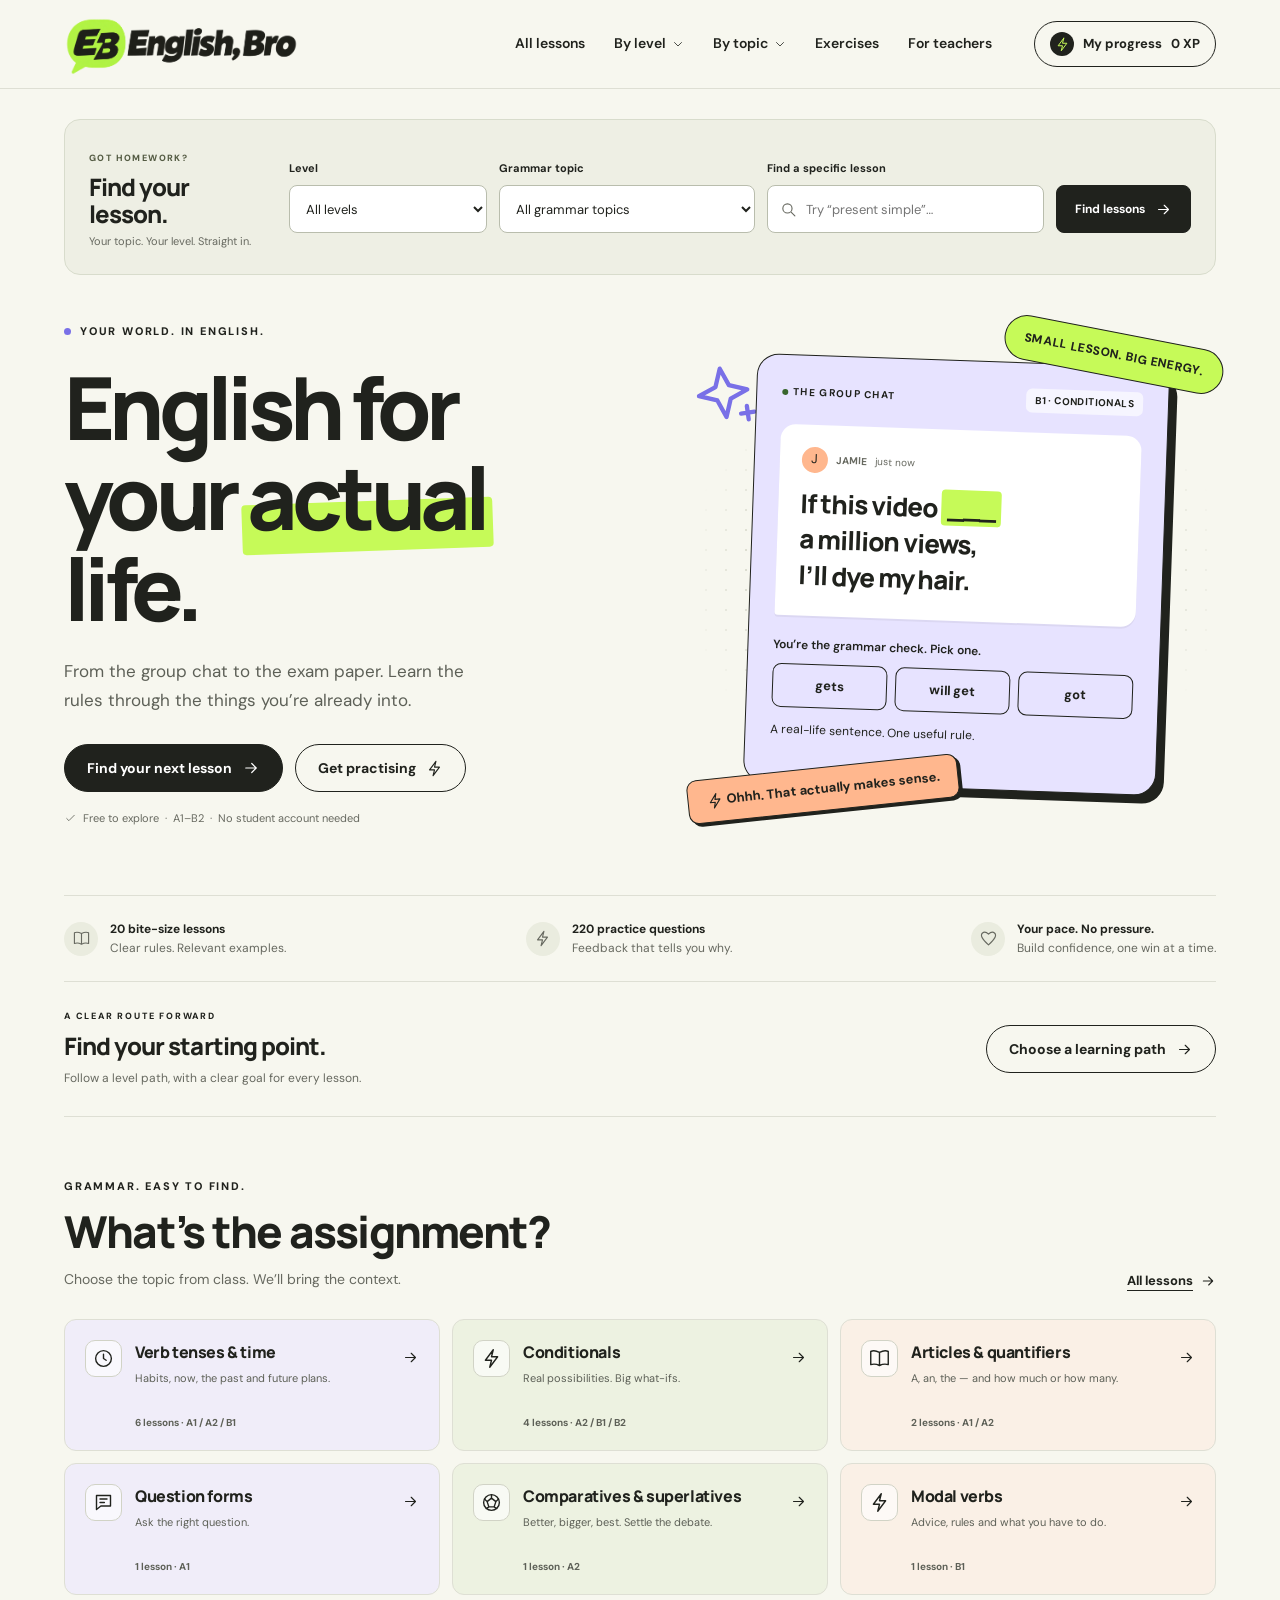
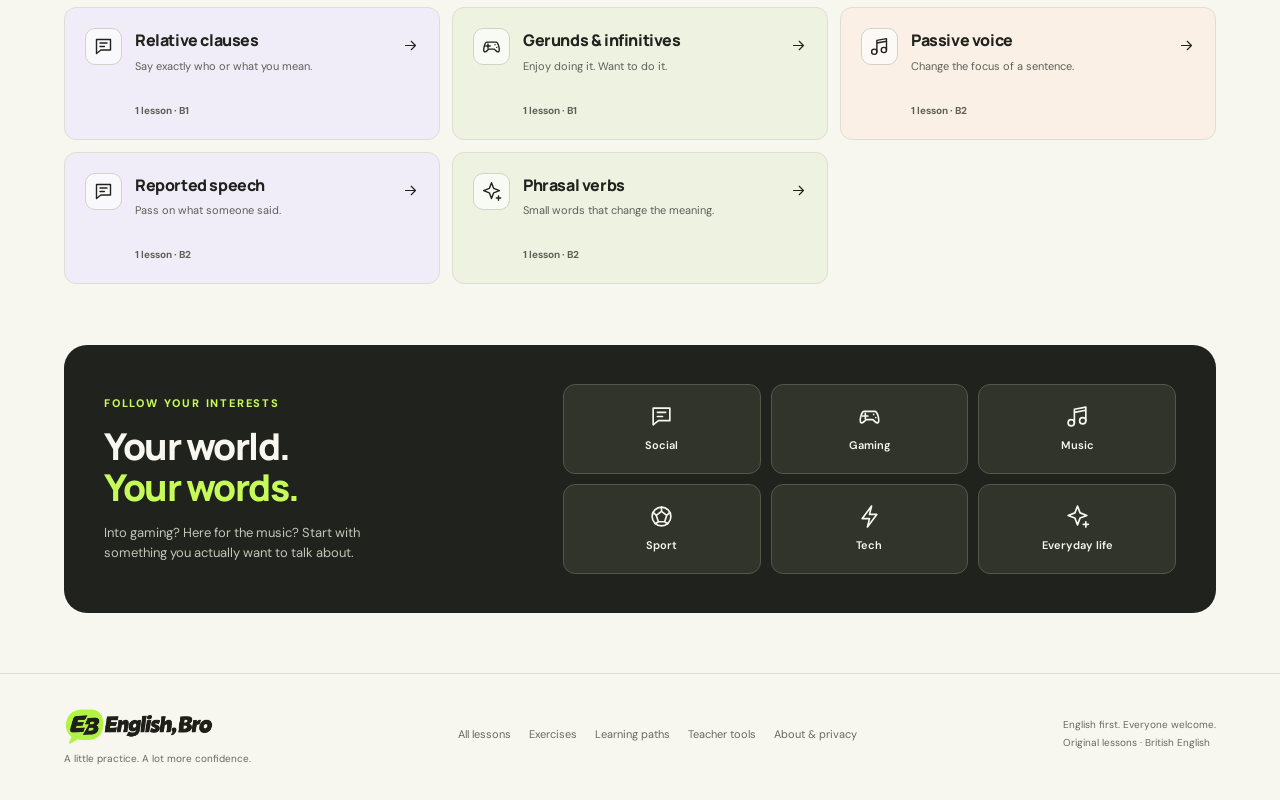
<file: index.html>
<!doctype html>
<html lang="en">
<head>
  <meta charset="UTF-8">
  <meta name="viewport" content="width=device-width, initial-scale=1">
  <meta name="theme-color" content="#f7f7ef">
  <meta name="description" content="English for your actual life. Original grammar lessons, interactive practice and classroom activities, from A1 to B2.">
  <title>English, Bro — English for your actual life</title>
  <link rel="icon" href="icon.svg" type="image/svg+xml">
  <link rel="stylesheet" href="styles.css">
  <script src="content.js" defer></script>
  <script src="learning.js" defer></script>
  <script src="exercises.js" defer></script>
  <script src="exercise-app.js" defer></script>
  <script src="app.js" defer></script>
<link rel="canonical" href="https://mgreer91-web.github.io/english-bro-site/"><meta property="og:type" content="website"><meta property="og:title" content="English, Bro — English for your actual life"><meta property="og:description" content="Free English lessons, interactive exercises and classroom resources for teenagers and teachers."><meta property="og:url" content="https://mgreer91-web.github.io/english-bro-site/"><meta property="og:image" content="https://mgreer91-web.github.io/english-bro-site/english-bro-logo.png">
</head>
<body>
  <a class="skip-link" href="#main">Skip to content</a>
  <div id="app"></div>
  <div id="toast" role="status" aria-live="polite"></div>
  <div id="print-area"></div>
</body>
</html>
</file>
<file: styles.css>
@import url('https://fonts.googleapis.com/css2?family=DM+Sans:wght@400;500;600;700&family=Manrope:wght@400;500;600;650;700;750;800&display=swap');

:root{--paper:#f7f7ef;--ink:#20221d;--muted:#676960;--line:#dedfd4;--lime:#c6fa58;--purple:#7970e7;--lavender:#e7e3ff;--orange:#ffb78e;--white:#fff;--font:'DM Sans',Arial,sans-serif;--display:'Manrope',Arial,sans-serif}
*{box-sizing:border-box}html{scroll-behavior:smooth;scroll-padding-top:100px}body{margin:0;background:var(--paper);color:var(--ink);font-family:var(--font);font-size:16px;line-height:1.55}button,input,select{font:inherit}a{color:inherit;text-decoration:none}button,a,input,select{touch-action:manipulation}button{cursor:pointer}button:disabled{cursor:default}button,a,input,select{outline-offset:5px}button:focus-visible,a:focus-visible,input:focus-visible,select:focus-visible,summary:focus-visible{outline:3px solid #5340cd}button{color:inherit}h1,h2,h3,h4,p{margin:0}h1,h2,h3,h4{font-family:var(--display);line-height:1.12;letter-spacing:-.04em}h1{font-size:clamp(44px,6.8vw,88px);font-weight:800}h2{font-size:clamp(30px,3.6vw,44px);font-weight:800}h3{font-size:24px;font-weight:800}svg{flex-shrink:0;vertical-align:middle}button{border:none}ul{padding-left:22px}.wrap{max-width:1224px;margin:auto;padding:0 36px}.skip-link{position:fixed;left:16px;top:-100px;padding:12px 20px;background:var(--ink);color:#fff;z-index:200}.skip-link:focus{top:10px}.site-header{position:sticky;top:0;background:rgba(247,247,239,.96);border-bottom:1px solid var(--line);z-index:30;backdrop-filter:blur(16px)}.header-inner{height:88px;display:flex;align-items:center;gap:42px}.brand{display:flex;align-items:center;gap:10px;white-space:nowrap;font-family:var(--display);font-size:25px;font-weight:800;letter-spacing:-1.3px}.brand-mark{display:grid;place-items:center;background:var(--lime);width:39px;height:39px;border-radius:12px;transform:rotate(-7deg)}.brand-dot{color:#6556d8}.main-nav{display:flex;gap:29px;margin-left:auto;align-items:center}.nav-link{font-size:14px;font-weight:600;position:relative;padding:10px 0}.nav-link.active:after{content:'';position:absolute;left:0;right:0;bottom:2px;height:3px;background:var(--ink);border-radius:2px}.progress-link{display:flex;align-items:center;gap:9px;padding:10px 15px;border:1px solid var(--ink);border-radius:100px;font-size:13px;font-weight:700;white-space:nowrap}.progress-link:hover{background:var(--lime)}.avatar{height:24px;width:24px;border-radius:100%;display:grid;place-items:center;background:var(--ink);color:var(--lime);font-size:11px}.menu-toggle{display:none;background:transparent;padding:8px}.eyebrow{font-size:11px;font-weight:800;letter-spacing:1.8px;display:flex;align-items:center;gap:9px;text-transform:uppercase}.status-dot{width:7px;height:7px;border-radius:100%;background:var(--purple)}.hero{display:grid;grid-template-columns:1.1fr 1fr;gap:60px;align-items:center;padding-top:68px;padding-bottom:68px}.hero h1{margin:22px 0 24px;line-height:1.04;letter-spacing:-.065em}.highlight{position:relative;z-index:0;white-space:nowrap}.highlight:after{content:'';position:absolute;left:-5px;right:-7px;bottom:5px;height:42%;background:var(--lime);z-index:-1;transform:rotate(-2deg);border-radius:4px}.hero-copy{max-width:420px;font-size:17px;line-height:1.7;color:#5d6057}.hero-actions{display:flex;gap:12px;flex-wrap:wrap;margin-top:29px}.button{display:inline-flex;align-items:center;justify-content:center;gap:10px;border-radius:100px;border:1px solid var(--ink);padding:14px 22px;font-weight:700;font-size:14px;line-height:1.3;background:transparent;transition:transform .18s,background .18s;min-height:48px}.button:hover{transform:translateY(-2px);background:#eaece0}.button.dark{background:var(--ink);color:var(--white)}.button.dark:hover{background:#3b3f33}.button.lime{background:var(--lime);color:var(--ink)}.button.lime:hover{background:#b8f13a}.button.small{min-height:38px;padding:9px 15px;font-size:12px}.button.ghost{border-color:var(--line);background:var(--white)}.button:disabled{opacity:.45;transform:none}.microcopy{margin-top:18px;font-size:11px;color:var(--muted);display:flex;align-items:center;gap:6px}.hero-art{position:relative;min-height:405px;display:flex;align-items:center;justify-content:center}.art-grid{position:absolute;inset:0;background-image:radial-gradient(#c5c7b6 1px,transparent 1px);background-size:20px 20px;mask-image:radial-gradient(ellipse,black 42%,transparent 74%)}.quiz-preview{position:relative;width:100%;max-width:413px;padding:25px;background:var(--lavender);border:1px solid var(--ink);border-radius:22px;box-shadow:8px 8px 0 var(--ink);transform:rotate(2deg)}.card-eyebrow{display:flex;align-items:center;justify-content:space-between;gap:8px;font-size:10px;letter-spacing:1.3px;font-weight:700}.tag{padding:4px 9px;font-size:10px;letter-spacing:.4px;border-radius:6px;background:rgba(255,255,255,.65);white-space:nowrap;display:inline-block;font-weight:700}.live-dot{width:6px;height:6px;background:#38652d;display:inline-block;border-radius:50%;margin-right:5px}.message{padding:22px;background:var(--white);border-radius:15px 15px 15px 3px;margin:20px 0;box-shadow:0 2px 0 rgba(0,0,0,.05)}.message-user{font-size:10px;display:flex;align-items:center;gap:8px;color:var(--muted);margin-bottom:12px}.message-avatar{width:26px;height:26px;border-radius:100%;background:var(--orange);color:var(--ink);font-size:13px;display:grid;place-items:center}.message p{font-family:var(--display);font-weight:800;font-size:26px;line-height:1.4;letter-spacing:-1px}.inline-blank{background:var(--lime);padding:0 6px;border-radius:4px}.preview-prompt{font-size:12px;margin-bottom:10px;font-weight:600}.preview-options{display:flex;gap:8px}.preview-option{flex:1;border:1px solid var(--ink);background:transparent;border-radius:9px;padding:11px 6px;font-size:13px;font-weight:700}.preview-option:hover{background:var(--white)}.preview-option.correct{background:var(--lime)}.preview-option.wrong{background:#ffd3c4}.preview-option:disabled{color:var(--ink)}.preview-feedback{font-size:12px;margin-top:13px;min-height:37px;line-height:1.5}.floating-sticker{position:absolute;right:-8px;top:0;transform:rotate(11deg);background:var(--lime);border:1px solid var(--ink);border-radius:100px;padding:12px 19px;font-size:12px;font-weight:800;letter-spacing:.5px;z-index:2}.floating-note{position:absolute;bottom:1px;left:-9px;border:1px solid var(--ink);border-radius:10px;background:var(--orange);padding:11px 18px;transform:rotate(-6deg);font-size:13px;font-weight:700;box-shadow:3px 3px 0 var(--ink);z-index:2}.art-star{position:absolute;left:-5px;top:3px;width:65px;height:65px;transform:rotate(-8deg);color:var(--purple)}.info-strip{display:flex;justify-content:space-between;gap:20px;padding:24px 0;border-top:1px solid var(--line);border-bottom:1px solid var(--line)}.info-item{display:flex;align-items:center;gap:12px;font-size:12px;color:var(--muted)}.info-item strong{color:var(--ink);font-weight:700}.info-icon{display:grid;place-items:center;background:#eaecdf;width:34px;height:34px;border-radius:50%}.section{padding:61px 0}.section-heading{display:flex;align-items:end;justify-content:space-between;gap:24px;margin-bottom:28px}.section-heading .eyebrow{margin-bottom:12px}.section-sub{font-size:14px;color:var(--muted);margin-top:13px;max-width:570px}.text-link{display:inline-flex;align-items:center;gap:7px;font-size:13px;font-weight:700;text-decoration:underline;text-underline-offset:5px;white-space:nowrap}.filter-row{display:flex;align-items:center;justify-content:space-between;gap:16px;margin-bottom:24px;flex-wrap:wrap}.pills{display:flex;gap:7px;flex-wrap:wrap}.pill{padding:8px 16px;border-radius:100px;border:1px solid var(--line);background:transparent;font-size:12px;font-weight:600;min-height:36px}.pill.active{background:var(--ink);border-color:var(--ink);color:#fff}.pill:hover:not(.active){background:#eaece0}.lesson-grid{display:grid;grid-template-columns:repeat(3,minmax(0,1fr));gap:20px}.lesson-card{position:relative;display:flex;flex-direction:column;border:1px solid var(--line);border-radius:17px;background:#fff;transition:transform .2s,box-shadow .2s;overflow:hidden}.lesson-card:hover{transform:translateY(-4px);box-shadow:0 7px 0 #e8e9df;border-color:#aaae9c}.card-art{height:112px;background:var(--tone);position:relative;overflow:hidden;padding:20px;display:flex;align-items:start;justify-content:space-between}.card-art:after{content:'';width:130px;height:130px;position:absolute;right:-18px;bottom:-55px;border:1px solid rgba(32,34,29,.14);border-radius:100%}.card-art-icon{position:absolute;right:28px;bottom:13px;transform:rotate(-12deg)}.card-art-label{font-family:var(--display);font-weight:800;font-size:29px;line-height:1;letter-spacing:-1px;max-width:65%;align-self:center;position:relative;z-index:1}.bookmark{position:absolute;right:12px;top:12px;z-index:2;border-radius:100%;background:rgba(255,255,255,.78);width:30px;height:30px;display:grid;place-items:center}.bookmark.saved{background:var(--ink);color:var(--lime)}.bookmark:hover{background:var(--white);color:var(--ink)}.card-content{padding:21px 22px 18px;display:flex;flex-direction:column;gap:11px;flex:1}.card-meta{display:flex;align-items:center;gap:8px;font-size:10px;font-weight:700;letter-spacing:.8px;text-transform:uppercase;color:#65685f}.level-badge{color:var(--ink);border:1px solid #cdd0c3;padding:1px 6px;border-radius:4px;font-size:9px}.card-content h3{font-size:20px;letter-spacing:-.65px;line-height:1.25}.card-content p{font-size:12px;color:var(--muted);line-height:1.65}.card-bottom{display:flex;align-items:center;justify-content:space-between;padding-top:13px;border-top:1px solid #edeede;margin-top:auto;font-size:11px;font-weight:700}.arrow-circle{display:grid;place-items:center;border:1px solid var(--ink);width:25px;height:25px;border-radius:100%}.card-complete{position:absolute;left:13px;top:12px;z-index:2;background:var(--ink);color:white;border-radius:4px;padding:2px 7px;font-size:9px;font-weight:700}.center-actions{display:flex;justify-content:center;margin-top:30px}.world-panel{display:grid;grid-template-columns:.8fr 1.2fr;gap:50px;background:var(--ink);color:var(--paper);border-radius:23px;padding:39px 40px;align-items:center;margin-bottom:60px}.world-panel h2{font-size:37px;line-height:1.12}.world-panel h2 span{color:var(--lime)}.world-panel p{color:#c2c5b7;font-size:13px;margin-top:14px;max-width:320px}.theme-grid{display:grid;grid-template-columns:repeat(3,1fr);gap:10px}.theme-tile{padding:19px 12px;background:#31342b;border:1px solid #535747;border-radius:12px;color:var(--paper);display:flex;flex-direction:column;align-items:center;gap:8px;font-size:11px;font-weight:600;transition:background .2s,color .2s}.theme-tile:hover{background:var(--lime);color:var(--ink);border-color:var(--lime)}.site-footer{border-top:1px solid var(--line);padding:26px 0 32px}.footer-inner{display:flex;align-items:center;justify-content:space-between;gap:20px}.footer-brand{font-family:var(--display);font-size:19px;font-weight:800;letter-spacing:-1px}.footer-note{font-size:10px;line-height:1.8;color:var(--muted)}.footer-links{display:flex;gap:18px;font-size:11px;color:var(--muted)}.page-top{padding-top:44px;padding-bottom:32px}.page-top h1{font-size:clamp(38px,5vw,60px);margin:14px 0}.breadcrumb{display:flex;gap:8px;align-items:center;font-size:12px;color:var(--muted);margin-bottom:26px}.breadcrumb a{text-decoration:underline;text-underline-offset:3px}.search-wrap{display:flex;align-items:center;border:1px solid #b9bdae;border-radius:100px;background:var(--white);padding:11px 17px;gap:10px;min-width:260px}.search-wrap input{width:100%;border:0;background:transparent;font-size:13px;outline:none}.search-wrap:focus-within{outline:3px solid #a99ef3;outline-offset:2px}.library-controls{display:grid;gap:15px;margin-bottom:25px}.filter-label{font-size:11px;font-weight:700;color:var(--muted);width:48px;flex-shrink:0}.filter-line{display:flex;align-items:center;gap:12px}.results-count{font-size:12px;color:var(--muted);margin-bottom:20px;display:flex;justify-content:space-between;gap:12px}.empty{padding:45px;text-align:center;border:1px dashed #afb5a0;border-radius:16px;background:#f0f1e7}.empty h3{font-size:22px;margin-bottom:10px}.empty p{font-size:14px;color:var(--muted);margin-bottom:20px}.lesson-layout{display:grid;grid-template-columns:minmax(0,1fr) 280px;gap:30px;align-items:start;padding-bottom:60px}.lesson-heading{padding:30px;background:var(--tone);border:1px solid var(--ink);border-radius:19px;margin-bottom:22px}.lesson-heading h1{font-size:44px;margin-top:15px;margin-bottom:12px}.lesson-heading p{font-size:14px;max-width:540px}.lesson-heading .card-meta{color:var(--ink)}.panel{background:var(--white);border:1px solid var(--line);border-radius:17px;padding:28px;margin-bottom:20px}.panel h2{font-size:24px;margin-bottom:15px}.panel h3{font-size:19px;margin-bottom:12px}.rule-text{font-size:15px;line-height:1.8;color:#494d41}.formula{padding:18px 20px;background:#f1f2e8;border-radius:10px;font-family:var(--display);font-weight:700;font-size:16px;margin:20px 0}.example{padding:17px 0;border-top:1px solid var(--line)}.example p{font-size:16px;font-weight:600}.example small{font-size:12px;color:var(--muted)}.watch-out{display:flex;gap:12px;padding:19px;background:#fff2e8;border-radius:10px;font-size:13px;margin-top:8px}.watch-out strong{display:block;margin-bottom:4px}.mission-box{background:var(--lavender);border:1px solid #c7c0f4}.mission-box p{font-size:14px;line-height:1.8}.lesson-sidebar{position:sticky;top:116px}.lesson-sidebar .panel{padding:23px}.sidebar-label{font-size:10px;letter-spacing:1.5px;font-weight:800;margin-bottom:13px}.step-list{list-style:none;padding:0;margin:16px 0 21px}.step-list li{font-size:12px;margin:14px 0;display:flex;gap:9px;align-items:center}.step-number{background:#eff0e6;border-radius:50%;display:grid;place-items:center;width:23px;height:23px;font-size:10px;font-weight:700}.full{width:100%}.side-note{font-size:11px;color:var(--muted);margin-top:16px}.progress-bar{height:5px;background:#e8eadf;border-radius:100px;overflow:hidden}.progress-bar span{display:block;height:100%;background:var(--purple);border-radius:100px;transition:width .3s}.practice-container{max-width:780px;margin:0 auto;padding-bottom:70px}.practice-intro{text-align:center;max-width:630px;margin:0 auto;padding:55px 0 34px}.practice-intro .eyebrow{justify-content:center}.practice-intro h1{font-size:55px;margin:15px 0}.practice-intro p{color:var(--muted);font-size:15px}.practice-form{padding:30px;background:var(--white);border:1px solid var(--ink);border-radius:20px}.form-grid{display:grid;grid-template-columns:1fr 1fr;gap:20px;margin:25px 0}.field label{display:block;font-size:12px;font-weight:700;margin-bottom:9px}.field select{width:100%;background:var(--paper);border:1px solid #b7bcab;border-radius:9px;padding:12px}.practice-mode{display:flex;gap:10px;margin-top:20px}.mode-button{flex:1;text-align:left;padding:17px;border:1px solid var(--line);border-radius:12px;background:var(--paper)}.mode-button.selected{border-color:var(--ink);background:var(--lavender)}.mode-button strong{display:block;font-size:13px;margin-bottom:3px}.mode-button small{font-size:11px;color:var(--muted)}.session-header{display:flex;align-items:center;justify-content:space-between;margin:35px 0 18px;gap:20px}.session-meta{font-size:12px;color:var(--muted);margin-bottom:7px}.session-heading{font-size:21px;letter-spacing:-.6px}.session-progress{margin-bottom:28px}.question-panel{padding:34px;background:var(--white);border:1px solid var(--ink);border-radius:18px}.question-kicker{display:flex;justify-content:space-between;align-items:center;gap:12px;font-size:10px;letter-spacing:1.3px;font-weight:700;color:var(--muted);margin-bottom:21px}.question-prompt{font-size:clamp(23px,3.2vw,31px);line-height:1.5;font-weight:750;letter-spacing:-.8px}.question-options{display:grid;gap:11px;margin-top:27px}.answer-option{display:flex;align-items:center;gap:14px;text-align:left;padding:15px 18px;border:1px solid #d2d6c6;background:var(--paper);border-radius:10px;font-size:14px}.answer-letter{width:25px;height:25px;border:1px solid #a8ae9d;border-radius:6px;display:grid;place-items:center;font-size:10px;flex-shrink:0}.answer-option:hover:not(:disabled){border-color:var(--ink)}.answer-option.selected{border-color:var(--purple);background:var(--lavender);box-shadow:0 0 0 1px var(--purple)}.answer-option.correct{border-color:#4f7a28;background:#e9f7d8}.answer-option.wrong{border-color:#a74d3d;background:#fff0eb}.answer-option:disabled{color:var(--ink);opacity:1}.answer-input{width:100%;border:1px solid #a2aa95;background:var(--paper);border-radius:10px;padding:16px;font-size:18px;margin-top:25px}.input-help{font-size:11px;color:var(--muted);margin-top:8px}.feedback{margin-top:24px;border-radius:11px;padding:19px;background:#eef6e4;border:1px solid #c3d9aa}.feedback.incorrect{background:#fff0e8;border-color:#e5c4b2}.feedback h3{font-size:17px;letter-spacing:-.3px;margin-bottom:8px;display:flex;gap:8px;align-items:center}.feedback p{font-size:13px;line-height:1.75}.correct-answer{display:block;margin:7px 0;font-weight:700}.question-actions{display:flex;justify-content:space-between;align-items:center;gap:12px;margin-top:25px}.question-actions small{font-size:11px;color:var(--muted)}.session-result{text-align:center;background:var(--white);border:1px solid var(--ink);border-radius:20px;padding:40px 30px;margin-top:35px}.result-icon{width:72px;height:72px;border-radius:50%;display:grid;place-items:center;background:var(--lime);margin:0 auto 24px}.score-number{font-size:70px;font-family:var(--display);font-weight:800;letter-spacing:-5px;line-height:1.1;margin-bottom:14px}.score-number span{color:#a2a698;font-size:35px;letter-spacing:-2px}.session-result h1{font-size:32px;letter-spacing:-1px;margin-bottom:13px}.session-result>p{font-size:14px;color:var(--muted);max-width:500px;margin:0 auto}.result-actions{display:flex;justify-content:center;gap:10px;flex-wrap:wrap;margin-top:25px}.review-list{margin-top:25px}.review-item{border:1px solid var(--line);background:var(--white);border-radius:12px;padding:21px;margin-bottom:12px}.review-item h3{font-size:16px;line-height:1.6;letter-spacing:-.3px}.review-item p{font-size:12px;color:var(--muted);margin-top:8px}.review-item .review-correct{color:#38602b;font-weight:700}.stats-grid{display:grid;grid-template-columns:repeat(4,1fr);gap:16px;margin:8px 0 35px}.stat-card{border:1px solid var(--line);border-radius:15px;padding:23px;background:#fff}.stat-value{font-family:var(--display);font-size:37px;font-weight:800;letter-spacing:-1.5px}.stat-label{font-size:11px;color:var(--muted);margin-top:5px}.progress-row{display:flex;align-items:center;justify-content:space-between;gap:20px;padding:16px 0;border-bottom:1px solid var(--line)}.progress-row strong{font-size:13px}.progress-row small{font-size:11px;color:var(--muted);display:block;margin-top:3px}.progress-row a{font-size:12px;text-decoration:underline;white-space:nowrap}.progress-columns{display:grid;grid-template-columns:1fr 1fr;gap:22px}.progress-columns h2{font-size:23px}.progress-detail{font-size:12px;color:var(--muted);margin-top:11px;line-height:1.8}.storage-note{padding:18px;border-radius:11px;background:#ecede2;font-size:11px;color:#5c6251;margin-top:24px}.storage-note summary{cursor:pointer;font-weight:700}.storage-note p{margin-top:9px}.danger-link{background:transparent;color:#8b342f;text-decoration:underline;font-size:11px;padding:0;margin-top:12px}.teacher-layout{display:grid;grid-template-columns:280px minmax(0,1fr);gap:25px;align-items:start;padding-bottom:60px}.teacher-tools{position:sticky;top:112px}.teacher-tools .panel{padding:22px}.teacher-tools p{font-size:12px;color:var(--muted);margin-bottom:18px}.checkbox-label{display:flex;gap:10px;font-size:12px;align-items:center;margin:20px 0}.checkbox-label input{width:17px;height:17px;accent-color:var(--purple)}.worksheet-preview{background:#fff;border:1px solid var(--line);border-radius:12px;padding:35px;font-size:13px;line-height:1.8}.worksheet-preview h1{font-size:30px;margin:15px 0}.worksheet-preview h2{font-size:19px;margin:25px 0 12px}.worksheet-preview .worksheet-meta{font-size:11px;color:var(--muted)}.worksheet-preview .writing-lines{height:80px;background:repeating-linear-gradient(transparent 0px,transparent 25px,#d8ddce 26px);margin:12px 0}.worksheet-preview li{margin-bottom:18px}.worksheet-preview .worksheet-answer{color:#365527;font-size:11px}.teacher-intro-grid{display:grid;grid-template-columns:repeat(3,1fr);gap:15px;margin:10px 0 35px}.teacher-note{padding:20px;border:1px solid var(--line);border-radius:12px;font-size:12px;background:#fff}.teacher-note strong{display:block;font-size:14px;margin-bottom:8px}.teacher-note p{color:var(--muted)}.badge-light{background:var(--lavender);padding:7px 12px;border-radius:100px;font-size:11px;font-weight:700;display:inline-flex;align-items:center;gap:7px}.back-link{display:inline-flex;gap:7px;align-items:center;font-size:12px;color:var(--muted)}.not-found{padding:80px 0;text-align:center}.not-found h1{font-size:45px;margin-bottom:20px}.not-found p{margin-bottom:25px;color:var(--muted)}#toast{position:fixed;bottom:24px;left:50%;transform:translate(-50%,20px);padding:12px 20px;border-radius:100px;background:var(--ink);color:white;opacity:0;pointer-events:none;z-index:100;font-size:12px;transition:opacity .2s,transform .2s;box-shadow:0 3px 15px #0002;max-width:calc(100vw - 30px);text-align:center}#toast.visible{opacity:1;transform:translate(-50%,0)}#print-area{display:none}.bottom-space{padding-bottom:60px}.muted{color:var(--muted)}.tiny{font-size:11px}.mt20{margin-top:20px}.mt10{margin-top:10px}.practice-disclaimer{font-size:11px;color:var(--muted);text-align:center;margin-top:18px}.filter-bookmark{display:inline-flex;align-items:center;gap:5px}.results-count button{padding:0;background:transparent;text-decoration:underline;font-size:12px}.loading{padding:100px;text-align:center}
[hidden]{display:none!important}
main:focus{outline:none}.floating-sticker{top:-28px;pointer-events:none}.floating-note{bottom:-22px;pointer-events:none}.art-star{pointer-events:none}
.brand-logo{display:block;width:235px;height:78px;object-fit:contain}.footer-logo{display:block;width:150px;height:50px;object-fit:contain}.worksheet-logo{display:block;object-fit:contain;margin-bottom:12px}.brand{gap:0}
.path-teaser{display:flex;align-items:center;justify-content:space-between;gap:24px;border-bottom:1px solid var(--line);padding:28px 0}.path-teaser h2{font-size:24px;margin:9px 0}.path-teaser p{font-size:12px;color:var(--muted)}.path-teaser .eyebrow{font-size:9px}.learning-goals{margin:23px 0 28px;padding:0 6px}.learning-goals ul{list-style:none;padding:0;margin:14px 0 0;display:grid;gap:9px}.learning-goals li{display:flex;align-items:start;gap:9px;font-size:13px;color:#4a5141}.learning-goals svg{margin-top:3px;color:#46622d}.scene-panel{background:#fff}.scene-thread{display:grid;gap:12px;margin:22px 0}.scene-message{background:#eff0e6;border-radius:12px 12px 12px 2px;padding:16px 20px;margin-right:45px}.scene-message.reply{background:var(--lavender);border-radius:12px 12px 2px 12px;margin-left:45px;margin-right:0}.scene-message>span{display:block;font-size:9px;font-weight:800;letter-spacing:1px;color:var(--muted);margin-bottom:6px}.scene-message p{font-size:16px;font-weight:500;line-height:1.7}.notice{border-top:1px solid var(--line);padding-top:17px;font-size:12px}.notice summary{cursor:pointer;font-weight:700}.notice p{margin-top:13px;color:#535c48;line-height:1.8}.self-check{border-top:1px solid #c4bcef;margin-top:20px;padding-top:19px;font-size:12px}.self-check>strong{font-size:12px}.self-check ul{font-size:12px;line-height:2}.self-check p{font-size:11px!important}.apply-check{font-size:12px;margin-bottom:0}.challenge-callout{display:flex;justify-content:space-between;gap:20px;align-items:center}.challenge-callout h2{font-size:22px;margin:12px 0}.challenge-callout p{font-size:12px;color:var(--muted)}.challenge-callout .button{white-space:nowrap;font-size:12px}.path-process{display:grid;grid-template-columns:repeat(4,1fr);border:1px solid var(--line);border-radius:15px;background:#fff;overflow:hidden;margin-bottom:30px}.path-process>div{padding:22px;border-right:1px solid var(--line)}.path-process>div:last-child{border:none}.path-process span{display:inline-flex;background:var(--lime);width:24px;height:24px;align-items:center;justify-content:center;font-size:10px;border-radius:6px;margin-bottom:12px;font-weight:800}.path-process strong{display:block;font-family:var(--display);font-size:15px;letter-spacing:-.4px}.path-process p{font-size:11px;color:var(--muted);margin-top:7px}.path-pills{margin:20px 0 25px}.paths-grid{display:grid;grid-template-columns:1fr 1fr;gap:24px}.path-card{background:#fff;border:1px solid var(--ink);border-radius:18px;overflow:hidden;align-self:start}.path-card-top{padding:27px}.path-card-top h2{font-size:29px;margin:12px 0}.path-card-top p{font-size:13px;line-height:1.7;max-width:440px}.path-card-body{padding:24px 27px}.path-lessons{list-style:none;padding:0;margin:18px 0 25px}.path-lessons li{display:flex;gap:13px;align-items:center;padding:14px 0;border-bottom:1px solid var(--line)}.path-step{height:29px;width:29px;border-radius:50%;display:grid;place-items:center;border:1px solid var(--line);font-size:10px;font-weight:700;flex-shrink:0}.path-step.done{background:var(--lime);border-color:var(--lime)}.path-lessons li>div{flex:1}.path-lessons li>div>a{font-size:13px;font-weight:700}.path-lessons small{display:block;font-size:10px;color:var(--muted);margin-top:3px}
@media(max-width:1050px){.main-nav{gap:18px}.nav-link{font-size:12px}.header-inner{gap:25px}.progress-link{font-size:12px}.brand-logo{width:200px;height:67px}}
@media(max-width:900px){.main-nav{display:none;position:absolute;left:0;right:0;top:75px;background:var(--paper);border-bottom:1px solid var(--line);padding:15px 22px;gap:8px;flex-direction:column;align-items:stretch}.main-nav.open{display:flex}.main-nav .nav-link{padding:12px;font-size:14px}.main-nav .nav-link.active:after{left:12px;right:auto;width:25px}.menu-toggle{display:block}.progress-link{margin-left:auto}.header-inner{height:75px}.path-process>div{padding:18px}}
@media(max-width:620px){.paths-grid{grid-template-columns:1fr}.path-process{grid-template-columns:1fr 1fr}.path-process>div{border-bottom:1px solid var(--line)}.path-process>div:nth-child(2){border-right:0}.path-process>div:nth-child(3){border-bottom:0}.path-card-top,.path-card-body{padding:23px}.path-card-top h2{font-size:27px}.path-teaser{align-items:start;flex-direction:column;padding:25px 0;gap:18px}.path-teaser .button{font-size:12px}.challenge-callout{display:block}.challenge-callout .button{margin-top:20px}.scene-message{margin-right:20px;padding:15px}.scene-message.reply{margin-left:20px}.scene-message p{font-size:14px}}
@media(min-width:1500px){.hero{gap:90px;padding-top:80px;padding-bottom:80px}.hero-art{min-height:420px}}
@media(max-width:1050px){.wrap{padding-left:25px;padding-right:25px}.header-inner{gap:25px}.main-nav{gap:19px}.hero{gap:30px}.hero h1{font-size:70px}.floating-sticker{right:-5px}.lesson-layout{grid-template-columns:minmax(0,1fr) 235px;gap:20px}.world-panel{gap:30px;padding:32px}.teacher-layout{grid-template-columns:240px minmax(0,1fr)}}
@media(max-width:820px){.header-inner{height:75px;gap:18px}.main-nav{gap:17px}.nav-link{font-size:12px}.brand{font-size:22px}.brand-mark{width:33px;height:33px}.progress-link{padding:8px 11px;font-size:11px}.progress-link .avatar{display:none}.hero{gap:24px;padding-top:48px;padding-bottom:48px}.hero h1{font-size:58px}.hero-copy{font-size:15px}.quiz-preview{padding:20px}.message{padding:18px}.message p{font-size:23px}.hero-art{min-height:380px}.floating-note{left:-12px;font-size:11px}.floating-sticker{font-size:10px;right:-9px;top:6px}.art-star{width:47px;left:-9px}.hero-actions .button{padding:12px 17px;font-size:12px}.microcopy{font-size:10px}.lesson-grid{grid-template-columns:repeat(2,minmax(0,1fr))}.info-item{font-size:11px;gap:7px}.info-icon{width:28px;height:28px}.world-panel{grid-template-columns:1fr 1.1fr;gap:24px}.world-panel h2{font-size:30px}.theme-tile{padding:15px 9px}.lesson-layout{grid-template-columns:1fr}.lesson-sidebar{position:static;grid-row:1}.lesson-sidebar .panel{display:flex;align-items:center;gap:15px;flex-wrap:wrap;margin-bottom:0}.lesson-sidebar .step-list,.lesson-sidebar .side-note,.lesson-sidebar .sidebar-label{display:none}.lesson-sidebar .full{width:auto}.lesson-heading h1{font-size:39px}.stats-grid{grid-template-columns:repeat(2,1fr)}.teacher-layout{grid-template-columns:1fr}.teacher-tools{position:static}.teacher-tools .panel{display:grid;grid-template-columns:1fr 1fr;align-items:center;gap:0 20px}.teacher-tools p{grid-column:1/-1}.teacher-tools .button{grid-column:2;grid-row:2/4}.teacher-tools .field{grid-column:1}.teacher-tools .checkbox-label{grid-column:1}.teacher-intro-grid{grid-template-columns:1fr;gap:9px}.teacher-note{padding:15px}.teacher-note p{font-size:12px}}
@media(max-width:620px){.wrap{padding-left:20px;padding-right:20px}.header-inner{height:70px;gap:13px}.brand{font-size:23px}.brand-mark{width:32px;height:32px}.progress-link{margin-left:auto;padding:8px 10px;border-color:var(--line)}.progress-link .progress-word{display:none}.progress-link .avatar{display:grid}.main-nav{display:none;position:absolute;left:0;right:0;top:70px;background:var(--paper);border-bottom:1px solid var(--line);padding:15px 22px;gap:8px;flex-direction:column;align-items:stretch}.main-nav.open{display:flex}.main-nav .nav-link{padding:12px;font-size:14px}.main-nav .nav-link.active:after{left:12px;right:auto;width:25px}.menu-toggle{display:block}.hero{grid-template-columns:1fr;gap:25px;padding-top:35px;padding-bottom:39px}.hero h1{font-size:clamp(58px,14.5vw,80px);max-width:480px;margin-top:20px}.hero-copy{font-size:15px;max-width:370px}.hero-actions{margin-top:23px}.hero-actions .button{padding:14px 20px;font-size:13px}.hero-art{margin:20px 12px 0;min-height:390px}.quiz-preview{max-width:410px;padding:23px;box-shadow:6px 6px 0 var(--ink)}.message p{font-size:26px}.floating-sticker{top:-2px;right:0;font-size:10px}.floating-note{bottom:0;left:0;font-size:11px}.art-star{top:-9px;left:-10px;width:55px}.info-strip{gap:16px;flex-wrap:wrap;padding:20px 0}.info-item{font-size:10px;flex:1;min-width:120px;line-height:1.7}.info-item:last-child{display:none}.section{padding:39px 0}.section-heading{align-items:start;gap:15px}.section-heading h2{font-size:31px}.section-heading>.text-link{font-size:10px;margin-top:32px}.section-sub{font-size:12px}.eyebrow{font-size:9px;letter-spacing:1.6px}.lesson-grid{gap:14px;grid-template-columns:1fr}.card-art{height:114px}.card-art-label{font-size:30px;max-width:70%}.card-content{padding:20px}.card-content h3{font-size:23px}.card-content p{font-size:13px}.card-bottom{font-size:12px}.card-meta{font-size:10px}.world-panel{grid-template-columns:1fr;padding:27px 23px;margin-bottom:38px;gap:25px}.world-panel h2{font-size:33px}.world-panel p{max-width:none}.theme-tile{padding:17px 10px}.footer-inner{align-items:start;flex-wrap:wrap}.footer-links{gap:15px;flex-wrap:wrap}.footer-note{font-size:9px}.page-top{padding-top:30px;padding-bottom:22px}.page-top h1{font-size:39px}.filter-row{margin-bottom:18px}.search-wrap{min-width:0;width:100%}.filter-line{align-items:start;gap:9px}.filter-label{width:38px;padding-top:8px;font-size:10px}.pill{padding:7px 12px;font-size:11px;min-height:34px}.pills{gap:5px}.filter-row>.pills{flex:1}.filter-row>.pills .pill{padding-left:12px;padding-right:12px}.library-controls{gap:12px}.lesson-heading{padding:23px}.lesson-heading h1{font-size:35px}.panel{padding:23px}.rule-text{font-size:14px}.formula{font-size:14px;padding:15px}.lesson-sidebar .panel{padding:15px;justify-content:space-between}.lesson-sidebar .button{font-size:11px;padding:10px 13px;min-height:39px}.lesson-layout{gap:18px}.example p{font-size:14px}.watch-out{font-size:12px}.practice-intro{padding-top:36px}.practice-intro h1{font-size:42px}.practice-intro p{font-size:13px}.practice-form{padding:23px}.form-grid{grid-template-columns:1fr;gap:16px}.mode-button{padding:14px}.mode-button strong{font-size:12px}.mode-button small{font-size:10px}.question-panel{padding:24px 20px}.question-prompt{font-size:25px}.question-options{gap:9px}.answer-option{font-size:13px;padding:13px}.session-header{margin-top:25px}.session-heading{font-size:18px}.question-actions{align-items:start}.question-actions small{max-width:110px;font-size:10px}.question-actions .button{font-size:12px;padding:13px 17px}.question-kicker{font-size:9px;letter-spacing:.8px}.session-result{padding:30px 20px}.stats-grid{gap:11px}.stat-card{padding:19px}.stat-value{font-size:32px}.progress-columns{grid-template-columns:1fr}.progress-row{gap:12px}.progress-row strong{font-size:12px}.progress-row a{font-size:11px}.teacher-tools .panel{display:block}.teacher-tools .button{width:100%}.worksheet-preview{padding:23px 18px;font-size:12px}.worksheet-preview h1{font-size:26px}.breadcrumb{margin-bottom:20px;font-size:11px}.question-actions small{line-height:1.5}.result-actions .button{font-size:12px}.teacher-intro-grid{margin-top:0}.practice-mode{flex-direction:column}}
@media(prefers-reduced-motion:reduce){html{scroll-behavior:auto}*,*:before,*:after{animation:none!important;transition:none!important}}
@media print{body{background:#fff;color:#000;font-family:Arial,sans-serif;font-size:10pt}#app,.skip-link,#toast{display:none!important}#print-area{display:block!important}.worksheet-preview{border:none;padding:0;font-size:10pt;color:#000;line-height:1.65}.worksheet-preview h1{font-size:22pt}.worksheet-preview h2{font-size:13pt;break-after:avoid}.worksheet-preview li{break-inside:avoid}.worksheet-preview .worksheet-answer{color:#000}.worksheet-preview .writing-lines{background:none;border-bottom:1px solid #aaa;height:55px}.worksheet-preview .worksheet-meta{color:#444}.worksheet-preview .answer-key{break-before:page}.worksheet-preview .formula{background:#eee;padding:10px;font-size:10pt}.worksheet-preview p{orphans:3;widows:3}@page{margin:17mm}}
@media(max-width:820px){.floating-sticker{top:-18px}.floating-note{bottom:-22px}}
@media(max-width:620px){.brand-logo{width:174px;height:58px}.main-nav{top:70px}.floating-sticker{top:-22px;right:-2px}.floating-note{bottom:-22px}.path-teaser .eyebrow{font-size:9px}}

/* Assignment navigation: grammar and level first, with interests as an option. */
.nav-dropdown{position:relative}
.nav-dropdown>summary{display:flex;align-items:center;gap:6px;list-style:none;cursor:pointer;font-size:14px;font-weight:600;padding:10px 0;white-space:nowrap}
.nav-dropdown>summary::-webkit-details-marker{display:none}
.nav-dropdown>summary svg{transform:rotate(90deg);transition:transform .15s}
.nav-dropdown[open]>summary svg{transform:rotate(-90deg)}
.nav-panel{position:absolute;top:calc(100% + 13px);left:-18px;padding:20px;background:var(--paper);border:1px solid var(--ink);border-radius:14px;box-shadow:5px 5px 0 var(--ink);max-height:calc(100dvh - 120px);overflow:auto}
.menu-eyebrow{font-size:9px;font-weight:800;letter-spacing:1.4px;color:var(--muted);margin-bottom:12px}
.level-menu{width:275px}
.level-menu>a{display:flex;align-items:center;gap:12px;padding:12px 8px;border-radius:8px}
.level-menu>a:hover,.topic-menu-grid>a:hover{background:var(--lavender)}
.menu-level{width:39px;height:39px;display:grid;place-items:center;border-radius:9px;background:var(--lime);font-size:13px;font-weight:800}
.level-menu strong{font-size:13px;display:block}
.level-menu small{font-size:11px;color:var(--muted);display:block}
.level-menu a>svg{margin-left:auto}
.nav-panel .menu-footer{display:flex;justify-content:space-between;align-items:center;gap:12px;border-top:1px solid var(--line);border-radius:0;margin-top:10px;padding:16px 6px 2px;font-size:12px;font-weight:700}
.topic-menu{width:485px;left:-190px}
.topic-menu-grid{display:grid;grid-template-columns:1fr 1fr;gap:3px 10px}
.topic-menu-grid>a{display:flex;align-items:center;justify-content:space-between;gap:12px;font-size:12px;line-height:1.4;padding:12px 10px;min-height:44px;border-radius:7px;font-weight:600}
.topic-menu-grid small{font-size:10px;border:1px solid var(--line);border-radius:50%;width:21px;height:21px;display:grid;place-items:center;flex-shrink:0}
.lesson-finder{border:1px solid var(--line);background:#fff;border-radius:16px;padding:24px}
.finder-fields{display:grid;grid-template-columns:1fr 1.3fr 1.4fr auto;gap:15px;align-items:end}
.lesson-finder .field{margin:0;min-width:0;grid-column:auto}
.lesson-finder label{display:block;font-size:11px;font-weight:700;margin-bottom:8px}
.lesson-finder select,.finder-input{height:48px;border:1px solid #b9bdad;border-radius:8px;background:#fff;width:100%;font-size:13px;color:var(--ink)}
.lesson-finder select{padding:10px 27px 10px 12px;text-overflow:ellipsis}
.finder-input{display:flex;align-items:center;gap:9px;padding:0 12px}
.finder-input input{border:0;background:transparent;min-width:0;width:100%;height:100%;padding:0;font-size:13px}
.finder-input:focus-within{outline:3px solid #5340cd;outline-offset:3px}
.finder-input input:focus-visible{outline:0}
.finder-input svg{color:var(--muted)}
.finder-fields>.button{border-radius:8px;height:48px;white-space:nowrap;padding:12px 18px;font-size:12px}
.home-finder{margin-top:30px;display:flex;align-items:center;gap:28px;background:#eeefe4;border-color:#d8dccc}
.finder-intro{flex:0 0 172px}
.finder-kicker{font-size:9px;letter-spacing:1.4px;font-weight:800;color:#545b43}
.finder-intro h2{font-size:24px;letter-spacing:-1px;margin:5px 0}
.finder-intro p{font-size:11px;color:var(--muted)}
.home-finder .finder-fields{flex:1;grid-template-columns:1fr 1.3fr 1.4fr auto;gap:12px;min-width:0}
.home-finder+.hero{padding-top:48px}
.topic-directory-grid{display:grid;grid-template-columns:repeat(3,minmax(0,1fr));gap:12px}
.topic-directory-card{display:flex;align-items:flex-start;gap:13px;border:1px solid var(--line);border-radius:12px;padding:20px;background:#fff;transition:border-color .15s,transform .15s}
.topic-directory-card:hover{border-color:var(--ink);transform:translateY(-2px)}
.topic-directory-card:nth-child(3n+1){background:#f0edf9}
.topic-directory-card:nth-child(3n+2){background:#edf2e1}
.topic-directory-card:nth-child(3n+3){background:#faf0e6}
.topic-directory-icon{background:rgba(255,255,255,.65);border:1px solid #d1d3c6;display:grid;place-items:center;width:37px;height:37px;border-radius:10px;flex-shrink:0}
.topic-directory-card>div{flex:1;min-width:0}
.topic-directory-card h3{font-size:16px;letter-spacing:-.4px;line-height:1.3;margin:2px 0 7px}
.topic-directory-card p{color:#5d6057;font-size:11px;line-height:1.6;min-height:35px}
.topic-directory-card small{font-size:10px;font-weight:700;display:block;margin-top:10px;color:#5d6057}
.topic-directory-card>svg{margin-top:9px}
.catalogue-intro .section-sub{max-width:620px;font-size:16px;line-height:1.7}
.catalogue-intro h1{font-size:clamp(36px,5vw,60px)}
.library-extra{display:flex;align-items:center;justify-content:space-between;gap:16px;padding:18px 0;border-bottom:1px solid var(--line)}
.interest-control{display:flex;align-items:center;gap:14px}
.interest-control label{font-size:12px;font-weight:600}
.interest-control label span{color:var(--muted);font-size:11px;font-weight:400}
.interest-control select{font-size:12px;border:1px solid var(--line);padding:9px 25px 9px 12px;border-radius:8px;background:var(--paper);min-height:40px}
.active-filters{display:flex;flex-wrap:wrap;gap:8px;margin:18px 0 0}
.active-filters:empty{display:none}
.filter-chip{display:flex;align-items:center;gap:10px;background:var(--lavender);border:1px solid #c5bfec;border-radius:100px;padding:8px 13px;font-size:11px;min-height:36px;max-width:100%;overflow-wrap:anywhere;text-align:left}
.filter-chip:hover{background:#d9d2fa}
.catalogue-results-heading{display:flex;align-items:center;justify-content:space-between;gap:20px;margin:35px 0 24px}
.catalogue-results-heading h2{font-size:30px;line-height:1.3;overflow-wrap:anywhere;scroll-margin-top:110px}
.catalogue-results-heading p{font-size:12px;color:var(--muted);margin-top:7px}
.catalogue-results-heading>.text-link{font-size:12px;white-space:nowrap;background:transparent;padding:8px 0}
.catalogue-level{margin-bottom:40px}
.catalogue-level-heading{display:flex;align-items:center;justify-content:space-between;gap:18px;margin-bottom:18px;padding-top:18px;border-top:1px solid var(--line)}
.catalogue-level-heading>div{display:flex;align-items:center;gap:12px}
.catalogue-level-heading h3{font-size:20px;letter-spacing:-.5px}
.catalogue-level-heading>div>span:last-child{font-size:11px;color:var(--muted)}
.catalogue-level-badge{font-size:12px;font-weight:800;padding:7px 10px;border:1px solid #bccb9a;border-radius:8px;background:#e6efce}
.catalogue-level-heading .text-link{font-size:11px}
.catalogue-level .card-art{height:112px}
.catalogue-level .card-art-label{font-size:27px}
.catalogue-level .card-art-icon{transform:scale(.85)}
.catalogue-level .card-content h3{font-size:23px}
.catalogue-empty{padding:45px 22px;background:#fff;border:1px solid var(--line);border-radius:14px}
.catalogue-empty>.topic-directory-icon{margin:0 auto 20px;background:var(--lavender);width:49px;height:49px}
.catalogue-empty p{max-width:480px;margin:14px auto}
.breadcrumb{flex-wrap:wrap}
.scene-context{font-size:13px;line-height:1.7;color:#5d6057;background:#f2f2e9;border-radius:9px;padding:13px 16px;margin-top:18px}
[hidden]{display:none!important}
@media(max-width:1100px){.home-finder{display:block}.finder-intro{display:flex;align-items:baseline;gap:16px;margin-bottom:18px}.finder-intro h2{font-size:22px;margin:0}.home-finder .finder-fields{display:grid}.header-inner{gap:24px}.main-nav{gap:22px}.nav-dropdown>summary{font-size:13px}.topic-directory-card{padding:18px 15px;gap:10px}.topic-directory-card h3{font-size:15px}.topic-directory-icon{width:31px;height:31px}}
@media(max-width:950px){.nav-dropdown>summary{font-size:14px;padding:12px}.nav-panel{position:static;box-shadow:none;width:auto;max-height:55dvh;border-color:var(--line);border-radius:9px;margin:0 12px 10px;background:#fff}.topic-menu-grid{grid-template-columns:1fr 1fr}.main-nav{max-height:calc(100dvh - 75px);overflow-y:auto}.level-menu>a{padding:9px 8px}.finder-fields,.home-finder .finder-fields{grid-template-columns:1fr 1fr}.finder-fields>.button{width:100%}.topic-directory-grid{grid-template-columns:repeat(2,minmax(0,1fr))}}
@media(max-width:620px){.home-finder{margin-top:20px;padding:19px}.finder-intro{display:block;margin-bottom:16px}.finder-intro h2{margin:5px 0;font-size:25px}.finder-intro p{font-size:12px}.finder-fields,.home-finder .finder-fields{gap:15px 10px}.finder-fields>.finder-search{grid-column:1/-1}.finder-fields>.button{grid-column:1/-1}.lesson-finder select{font-size:12px;padding-left:9px;padding-right:20px}.lesson-finder label{font-size:11px}.home-finder+.hero{padding-top:35px}.lesson-finder:not(.home-finder){padding:18px}.topic-menu-grid{grid-template-columns:1fr}.nav-panel{padding:16px}.topic-directory-grid{grid-template-columns:1fr}.topic-directory-card{padding:18px;align-items:center}.topic-directory-card p{min-height:0;font-size:12px}.topic-directory-card h3{font-size:17px;margin-top:0}.topic-directory-card small{margin-top:6px}.topic-directory-icon{width:37px;height:37px}.topic-directory .section-heading>.text-link{font-size:11px;margin-top:30px;white-space:nowrap}.library-extra{align-items:stretch;flex-direction:column;gap:14px}.interest-control{justify-content:space-between;gap:8px}.interest-control label{font-size:11px}.interest-control label span{display:block;font-size:10px}.interest-control select{max-width:47%}.library-extra>.pill{align-self:flex-start;min-height:40px}.catalogue-intro .section-sub{font-size:14px}.catalogue-results-heading{margin:26px 0 22px;gap:12px}.catalogue-results-heading h2{font-size:25px}.catalogue-results-heading>.text-link{font-size:11px}.catalogue-level-heading{align-items:flex-start}.catalogue-level-heading>div{flex-wrap:wrap;gap:7px}.catalogue-level-heading h3{font-size:17px}.catalogue-level-heading>div>span:last-child{display:none}.catalogue-level-heading .text-link{font-size:10px;white-space:nowrap;margin-top:9px}.catalogue-level-badge{padding:5px 8px;font-size:11px}.catalogue-level .card-art-label{font-size:28px}.catalogue-level{margin-bottom:30px}.filter-chip{font-size:10px}.catalogue-empty h3{font-size:22px}}

/* Full exercise pages */
.sr-only{position:absolute;width:1px;height:1px;padding:0;margin:-1px;overflow:hidden;clip:rect(0,0,0,0);white-space:nowrap;border:0}
.exercise-collection-note{display:flex;flex-wrap:wrap;gap:10px 25px;margin-top:23px;font-size:12px;color:var(--muted)}
.exercise-collection-note strong{color:var(--ink)}
.exercise-hub-toolbar{display:flex;align-items:center;justify-content:space-between;gap:18px;margin:24px 0;font-size:12px;color:var(--muted);scroll-margin-top:110px}
.exercise-hub-toolbar .text-link{font-size:12px}
.exercise-grid{display:grid;grid-template-columns:repeat(3,minmax(0,1fr));gap:20px}
.exercise-grid>.catalogue-empty{grid-column:1/-1}
.exercise-card{border:1px solid var(--line);border-radius:15px;background:#fff;padding:25px;display:flex;flex-direction:column;align-items:flex-start}
.exercise-card-top{display:flex;align-items:center;gap:10px;width:100%;margin-bottom:20px;font-size:11px;font-weight:700}
.exercise-card-top>svg{margin-left:auto;background:var(--tone);box-sizing:content-box;padding:10px;border-radius:11px}
.exercise-card h2{font-size:25px;line-height:1.2;margin-bottom:12px}
.exercise-card h2 a:hover{text-decoration:underline;text-decoration-thickness:2px;text-underline-offset:4px}
.exercise-context-label{font-size:12px;font-weight:700;color:#5547a9}
.exercise-card>p:not(.exercise-context-label){font-size:13px;color:var(--muted);line-height:1.7;margin:12px 0 20px}
.exercise-types{font-size:10px;color:var(--muted);margin-top:auto;margin-bottom:18px}
.exercise-library-note{margin-top:30px;font-size:13px;border-top:1px solid var(--line);padding-top:25px;color:var(--muted)}
.exercise-library-note a{font-weight:600;color:var(--ink);text-decoration:underline;text-underline-offset:3px}
.exercise-page-top h1{font-size:clamp(37px,4.8vw,60px);max-width:850px;line-height:1.15}
.exercise-page-top .exercise-context-label{margin:14px 0;font-size:15px}
.exercise-page-top .section-sub{max-width:750px;font-size:15px;line-height:1.8}
.exercise-page-actions{display:flex;flex-wrap:wrap;gap:10px;margin-top:24px}
#exercise-link-fallback{margin-top:18px;max-width:650px}
#exercise-link-fallback label{display:block;font-size:12px;margin-bottom:8px}
#exercise-share-link{width:100%;padding:10px;font-size:12px;border:1px solid var(--line);border-radius:7px}
.exercise-layout{display:grid;grid-template-columns:260px minmax(0,1fr);gap:30px;align-items:start}
.exercise-sidebar{position:sticky;top:110px}
.exercise-sidebar .panel{padding:22px}
.exercise-section-nav{display:grid;gap:5px;margin:17px 0 23px}
.exercise-section-nav button{display:flex;gap:10px;align-items:baseline;text-align:left;background:transparent;font-size:12px;padding:10px 5px;border-radius:7px}
.exercise-section-nav button:hover{background:var(--lavender)}
.exercise-section-nav span{color:#5d50b0;font-size:10px;font-weight:800}
.exercise-score{font-size:12px;line-height:1.8;margin-bottom:12px}
.exercise-teacher-tools{font-size:12px}
.exercise-teacher-tools summary{font-weight:700;cursor:pointer;font-size:14px}
.exercise-teacher-tools p{margin-top:15px;color:var(--muted);line-height:1.7}
.exercise-teacher-tools .checkbox-label{font-size:11px;margin:16px 0}
.exercise-section{background:#fff;border:1px solid var(--line);border-radius:16px;margin-bottom:28px;scroll-margin-top:110px;overflow:hidden}
.exercise-section>header{background:#efede0;padding:26px 30px;border-bottom:1px solid var(--line)}
.exercise-section:nth-child(2)>header{background:#ece8fc}
.exercise-section:nth-child(3)>header{background:#e6efdb}
.exercise-section:nth-child(4)>header{background:#ffeddf}
.exercise-section>header h2{font-size:27px;margin:10px 0 12px;line-height:1.2}
.exercise-section>header p{font-size:13px;line-height:1.8;max-width:600px;color:#55594d}
.exercise-question{display:flex;gap:17px;padding:26px 30px;border-bottom:1px solid var(--line)}
.exercise-number{font-size:11px;font-weight:800;color:#6d7162;padding-top:3px;flex-shrink:0}
.exercise-question-body{min-width:0;flex:1}
.exercise-question fieldset{border:0;margin:0;padding:0;min-width:0}
.exercise-question legend,.exercise-prompt{display:block;font-size:15px;font-weight:600;line-height:1.8;padding:0;margin-bottom:15px;width:100%}
.exercise-options{display:flex;flex-wrap:wrap;gap:10px}
.exercise-option{display:flex;align-items:center;gap:8px;border:1px solid #bdc2b0;border-radius:8px;padding:11px 14px;min-height:44px;font-size:13px;cursor:pointer;background:#fff}
.exercise-option:has(input:checked){background:var(--lavender);border-color:#8d7bcc}
.exercise-option span{font-weight:700;color:var(--muted);font-size:10px}
.exercise-option input{accent-color:#6652c7;margin:0;flex-shrink:0;width:15px;height:15px}
.exercise-question input[type=text],.exercise-question textarea{font:inherit;font-size:14px;line-height:1.7;width:100%;max-width:590px;border:1px solid #b8beab;border-radius:8px;padding:11px 13px;background:#fdfdf9;color:var(--ink)}
.exercise-question textarea{display:block;min-height:80px;resize:vertical}
.exercise-feedback{font-size:12px;line-height:1.8;border-radius:9px;background:#eaf3dc;padding:15px 17px;margin-top:18px}
.exercise-feedback.needs-work{background:#fff0e3}
.exercise-feedback strong{display:flex;align-items:center;gap:8px;font-size:12px}
.exercise-feedback p{margin-top:8px;overflow-wrap:anywhere}
.exercise-feedback p>span{font-weight:700}
.exercise-section-footer{display:flex;align-items:center;justify-content:space-between;gap:18px;padding:21px 30px}
.exercise-section-footer p{font-size:11px;color:var(--muted);max-width:310px}
.exercise-section-footer .button{font-size:12px;white-space:nowrap}
.exercise-finish{padding:27px;background:var(--lavender);border:1px solid #bcb3dd;border-radius:14px}
.exercise-finish h2{font-size:26px;line-height:1.25}
.exercise-finish p{font-size:14px;line-height:1.8;margin:15px 0 22px}
.exercise-progress-panel{margin-top:28px}
.exercise-progress-panel h2{font-size:27px;margin-top:8px}
.exercise-progress-panel>.section-heading .text-link{font-size:12px}
.teacher-exercise-callout{display:flex;justify-content:space-between;align-items:center;gap:25px;background:#e6efdb;border:1px solid #c4cfae;border-radius:15px;padding:28px;margin-bottom:35px}
.teacher-exercise-callout h2{font-size:30px;margin:12px 0}
.teacher-exercise-callout p{font-size:13px;max-width:560px;line-height:1.8}
.teacher-exercise-callout>.button{font-size:12px;white-space:nowrap}
.exercise-writing-line{height:23px;border-bottom:1px solid #bfc2b8;margin:5px 0 10px}
.exercise-writing-line.long{height:36px}
.exercise-worksheet li{padding:6px 0}
@media(max-width:1000px){.exercise-grid{grid-template-columns:repeat(2,minmax(0,1fr))}.exercise-layout{grid-template-columns:210px minmax(0,1fr);gap:20px}.exercise-sidebar .panel{padding:18px}.exercise-question,.exercise-section>header,.exercise-section-footer{padding:23px}.exercise-section-footer{align-items:flex-start;flex-direction:column;gap:15px}.teacher-exercise-callout{align-items:flex-start;flex-direction:column}}
@media(max-width:760px){.exercise-layout{grid-template-columns:1fr}.exercise-sidebar{position:static;display:grid;grid-template-columns:1fr 1fr;gap:15px}.exercise-sidebar>.panel{margin:0}.exercise-section-nav{gap:2px;margin-bottom:12px}.exercise-section-nav button{font-size:11px;padding:7px 0}.exercise-teacher-tools{align-self:start}.exercise-hub-toolbar{align-items:flex-start}.exercise-hub-toolbar .text-link{font-size:11px;max-width:175px;text-align:right}}
@media(max-width:620px){.exercise-grid{grid-template-columns:1fr}.exercise-card{padding:23px}.exercise-card h2{font-size:27px}.exercise-card-top{margin-bottom:15px}.exercise-page-top .section-sub{font-size:14px}.exercise-sidebar{grid-template-columns:1fr}.exercise-section-nav{grid-template-columns:1fr 1fr;gap:7px 15px}.exercise-section-nav button{font-size:12px}.exercise-teacher-tools{padding:15px 20px!important}.exercise-teacher-tools .button{width:auto}.exercise-score{font-size:11px}.exercise-section>header{padding:22px}.exercise-section>header h2{font-size:25px}.exercise-question{padding:22px 18px;gap:12px}.exercise-question legend,.exercise-prompt{font-size:14px}.exercise-options{gap:8px}.exercise-option{font-size:12px;padding:11px 12px}.exercise-feedback{padding:13px;font-size:12px}.exercise-section-footer{padding:20px;align-items:stretch}.exercise-section-footer .button{width:100%}.exercise-section-footer p{max-width:none}.exercise-finish{padding:23px}.exercise-finish h2{font-size:25px}.exercise-finish p{font-size:13px}.exercise-progress-panel>.section-heading{align-items:center}.exercise-progress-panel>.section-heading .text-link{font-size:11px;white-space:nowrap;margin-top:0}.exercise-progress-panel h2{font-size:24px}.exercise-collection-note{font-size:11px;gap:5px}.teacher-exercise-callout{padding:23px}.teacher-exercise-callout h2{font-size:27px}.teacher-exercise-callout>.button{white-space:normal}}
@media print{.exercise-worksheet section{break-inside:auto}.exercise-worksheet h2{break-after:avoid}.exercise-worksheet li{break-inside:avoid}.exercise-writing-line{height:16pt}.exercise-writing-line.long{height:26pt}.exercise-worksheet .answer-key{break-before:page}}
</file>
